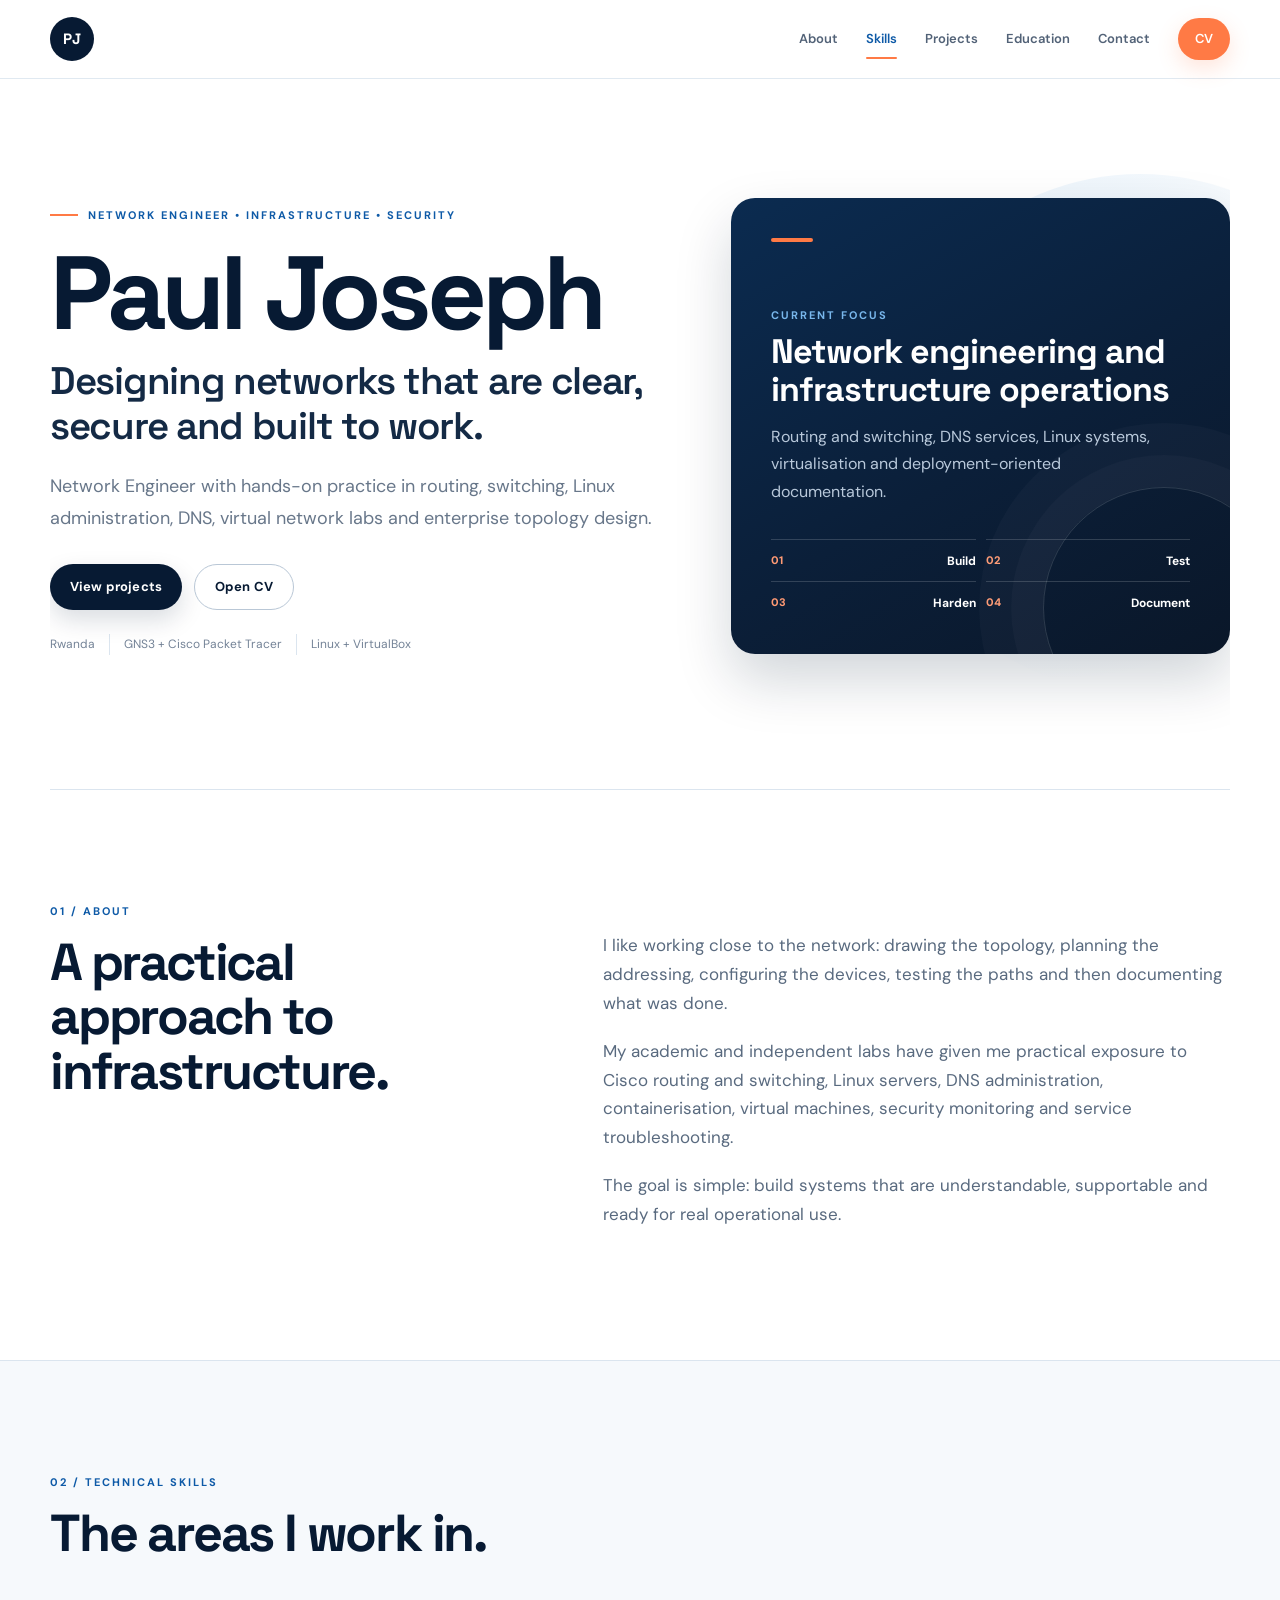
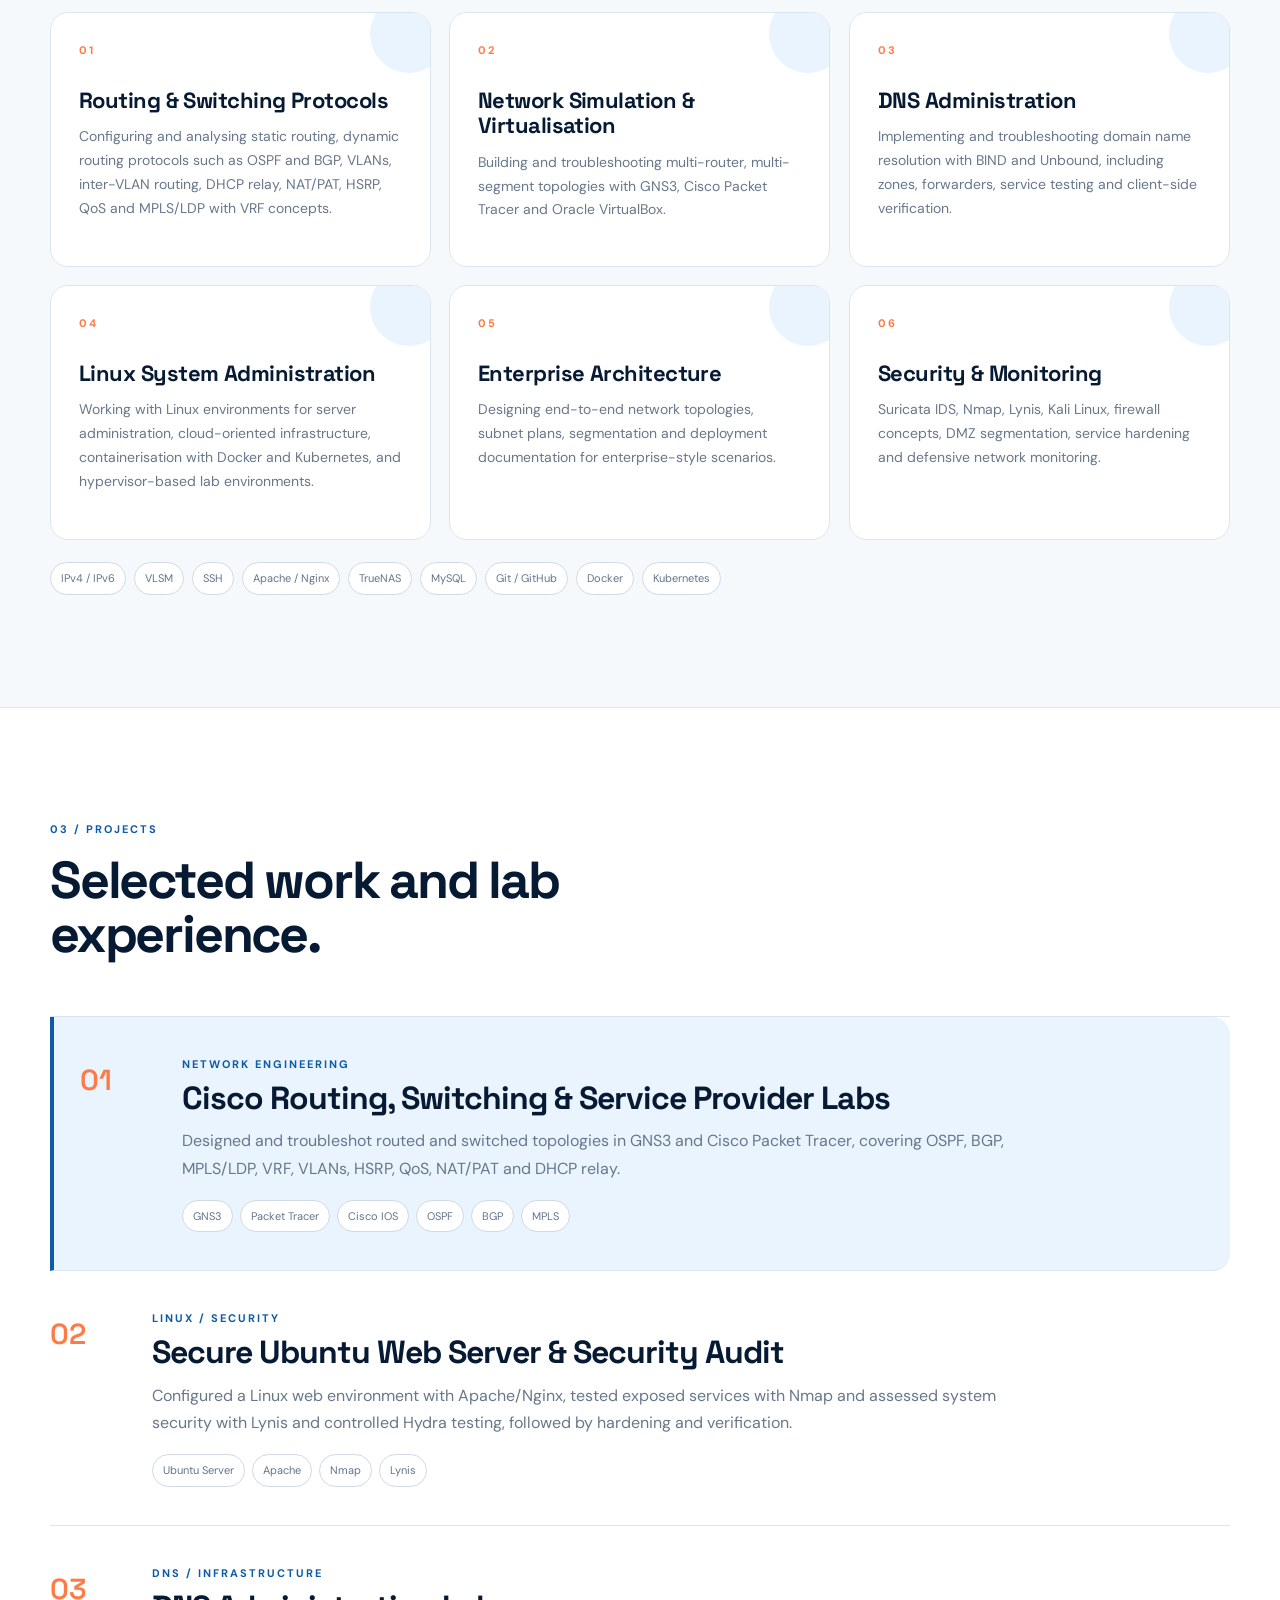
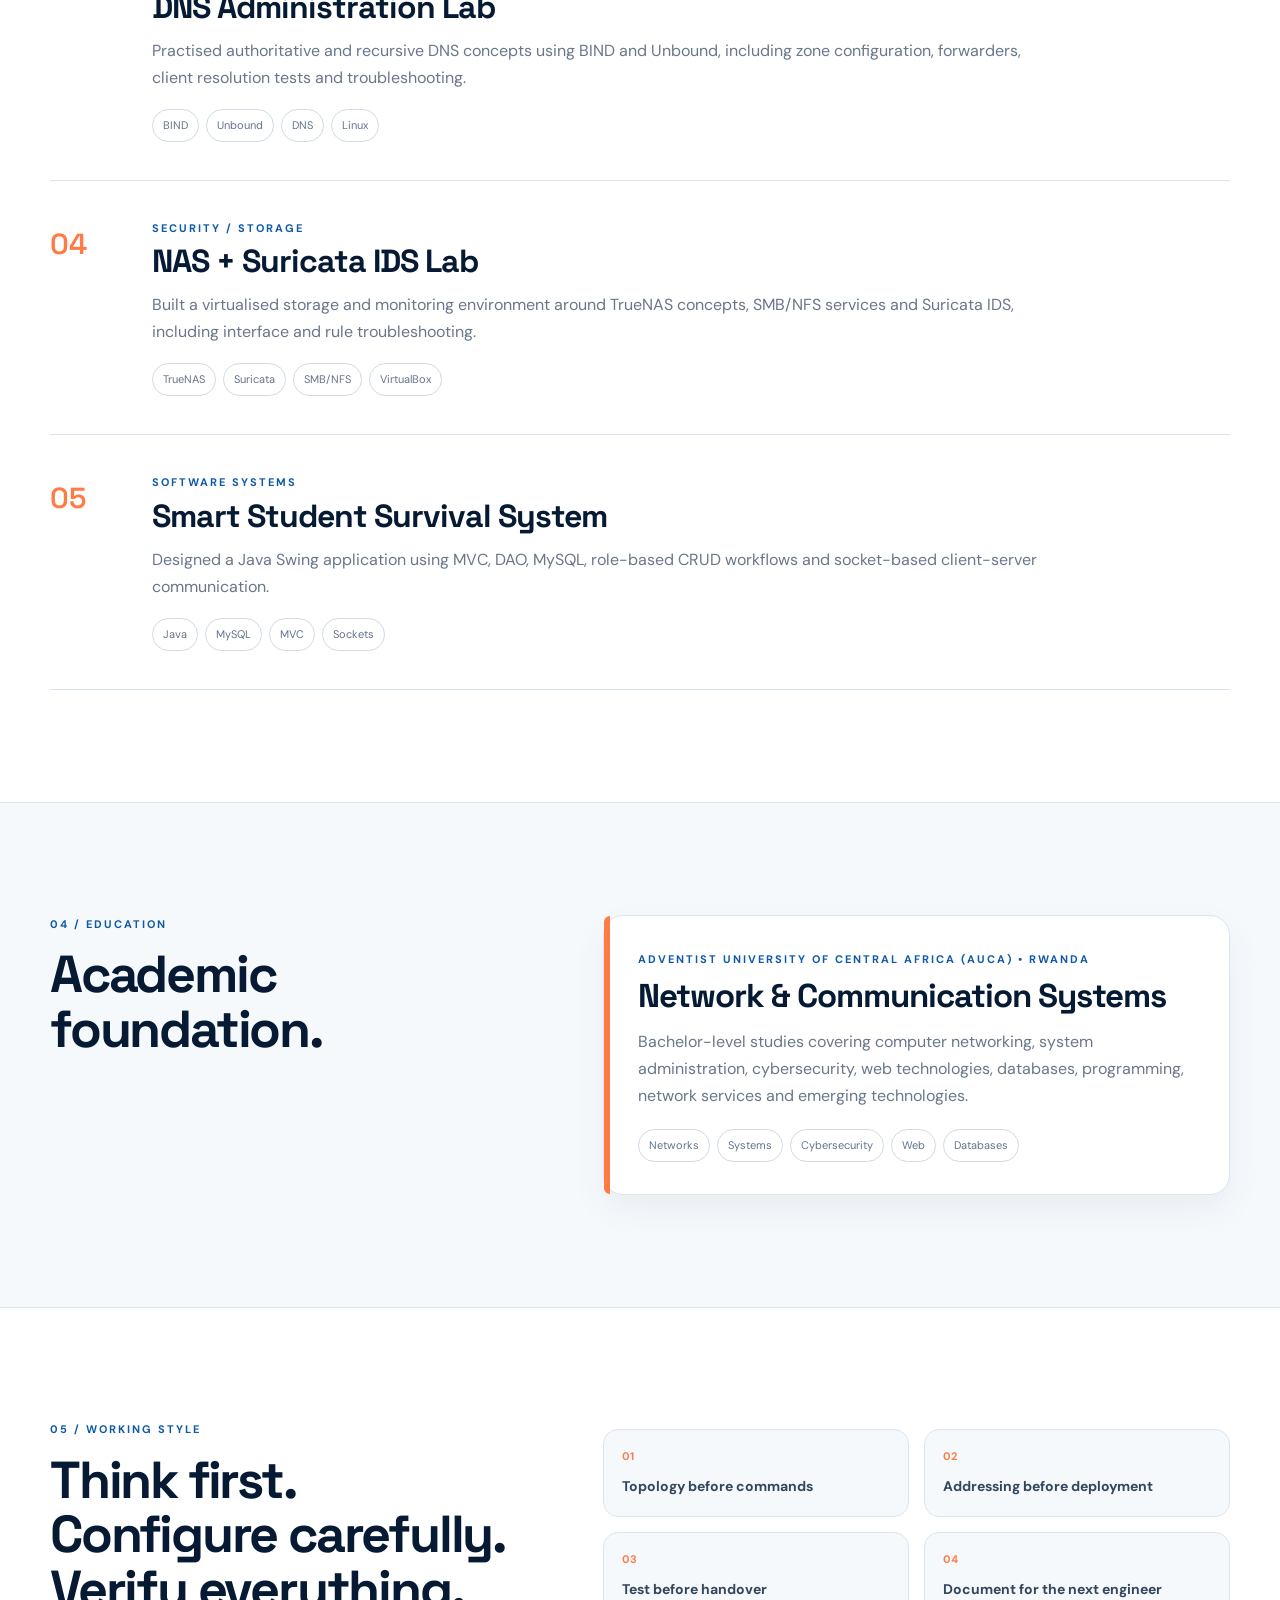
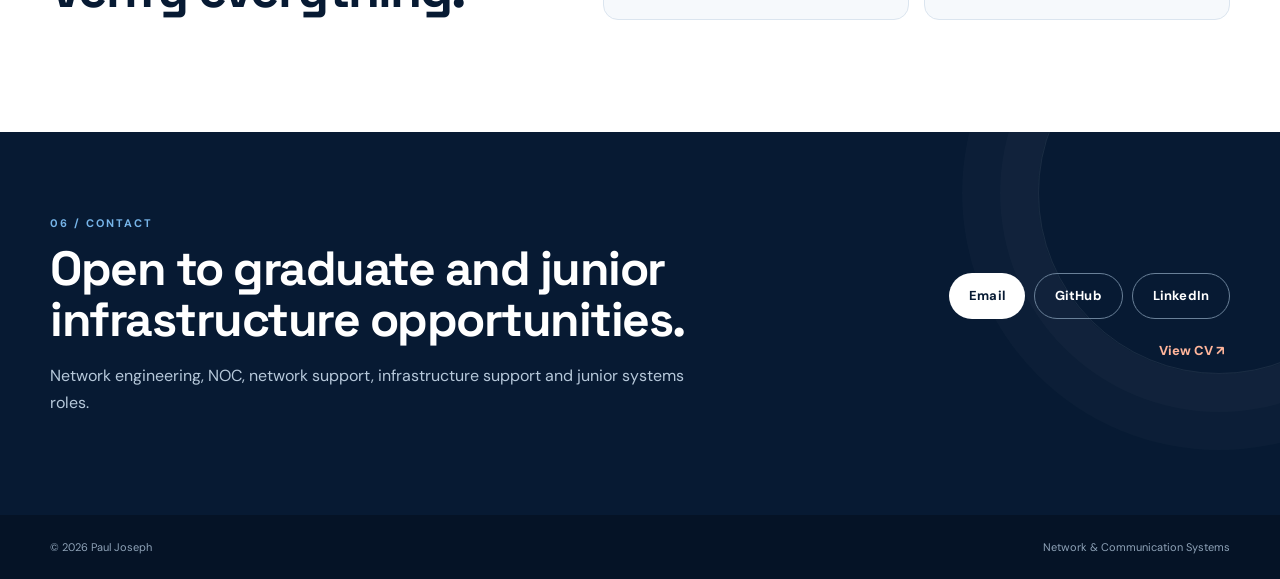
<file: index.html>
<!doctype html>
<html lang="en">
<head>
  <meta charset="utf-8">
  <meta name="viewport" content="width=device-width, initial-scale=1">
  <meta name="description" content="Paul Joseph - Network Engineer portfolio focused on routing, switching, Linux infrastructure, DNS administration, network simulation and enterprise architecture.">
  <title>Paul Joseph | Network Engineer</title>
  <link rel="stylesheet" href="style.css">
  <script src="script.js" defer></script>
</head>
<body>
<header class="site-header"><nav class="nav container"><a class="brand" href="#top">PJ</a><button class="menu-toggle" aria-label="Open navigation" aria-expanded="false">Menu</button><div class="nav-links"><a href="#about">About</a><a href="#skills">Skills</a><a href="#projects">Projects</a><a href="#education">Education</a><a href="#contact">Contact</a><a class="cv-link" href="cv.html" target="_blank" rel="noopener">CV</a></div></nav></header>
<main id="top">
<section class="hero container"><div class="hero-copy reveal"><p class="eyebrow">NETWORK ENGINEER • INFRASTRUCTURE • SECURITY</p><h1>Paul Joseph</h1><h2>Designing networks that are clear, secure and built to work.</h2><p class="lead">Network Engineer with hands-on practice in routing, switching, Linux administration, DNS, virtual network labs and enterprise topology design.</p><div class="hero-actions"><a class="button button-dark" href="#projects">View projects</a><a class="button button-outline" href="cv.html" target="_blank" rel="noopener">Open CV</a></div><div class="hero-meta"><span>Rwanda</span><span>GNS3 + Cisco Packet Tracer</span><span>Linux + VirtualBox</span></div></div><aside class="hero-aside reveal"><div class="aside-rule"></div><p class="aside-label">CURRENT FOCUS</p><h3>Network engineering and infrastructure operations</h3><p>Routing and switching, DNS services, Linux systems, virtualisation and deployment-oriented documentation.</p><div class="mini-list"><div><span>01</span><strong>Build</strong></div><div><span>02</span><strong>Test</strong></div><div><span>03</span><strong>Harden</strong></div><div><span>04</span><strong>Document</strong></div></div></aside></section>
<section id="about" class="section container about reveal-group"><div class="section-head"><p class="section-number">01 / ABOUT</p><h2>A practical approach to infrastructure.</h2></div><div class="about-copy"><p>I like working close to the network: drawing the topology, planning the addressing, configuring the devices, testing the paths and then documenting what was done.</p><p>My academic and independent labs have given me practical exposure to Cisco routing and switching, Linux servers, DNS administration, containerisation, virtual machines, security monitoring and service troubleshooting.</p><p>The goal is simple: build systems that are understandable, supportable and ready for real operational use.</p></div></section>
<section id="skills" class="section section-tint reveal-group"><div class="container"><div class="section-head"><p class="section-number">02 / TECHNICAL SKILLS</p><h2>The areas I work in.</h2></div><div class="skills-grid"><article class="skill-card"><p class="skill-index">01</p><h3>Routing & Switching Protocols</h3><p>Configuring and analysing static routing, dynamic routing protocols such as OSPF and BGP, VLANs, inter-VLAN routing, DHCP relay, NAT/PAT, HSRP, QoS and MPLS/LDP with VRF concepts.</p></article><article class="skill-card"><p class="skill-index">02</p><h3>Network Simulation & Virtualisation</h3><p>Building and troubleshooting multi-router, multi-segment topologies with GNS3, Cisco Packet Tracer and Oracle VirtualBox.</p></article><article class="skill-card"><p class="skill-index">03</p><h3>DNS Administration</h3><p>Implementing and troubleshooting domain name resolution with BIND and Unbound, including zones, forwarders, service testing and client-side verification.</p></article><article class="skill-card"><p class="skill-index">04</p><h3>Linux System Administration</h3><p>Working with Linux environments for server administration, cloud-oriented infrastructure, containerisation with Docker and Kubernetes, and hypervisor-based lab environments.</p></article><article class="skill-card"><p class="skill-index">05</p><h3>Enterprise Architecture</h3><p>Designing end-to-end network topologies, subnet plans, segmentation and deployment documentation for enterprise-style scenarios.</p></article><article class="skill-card"><p class="skill-index">06</p><h3>Security & Monitoring</h3><p>Suricata IDS, Nmap, Lynis, Kali Linux, firewall concepts, DMZ segmentation, service hardening and defensive network monitoring.</p></article></div><div class="tool-strip"><span>IPv4 / IPv6</span><span>VLSM</span><span>SSH</span><span>Apache / Nginx</span><span>TrueNAS</span><span>MySQL</span><span>Git / GitHub</span><span>Docker</span><span>Kubernetes</span></div></div></section>
<section id="projects" class="section container reveal-group"><div class="section-head"><p class="section-number">03 / PROJECTS</p><h2>Selected work and lab experience.</h2></div><div class="projects-list"><article class="project-row featured"><div class="project-no">01</div><div class="project-main"><p class="project-kicker">NETWORK ENGINEERING</p><h3>Cisco Routing, Switching & Service Provider Labs</h3><p>Designed and troubleshot routed and switched topologies in GNS3 and Cisco Packet Tracer, covering OSPF, BGP, MPLS/LDP, VRF, VLANs, HSRP, QoS, NAT/PAT and DHCP relay.</p><div class="tags"><span>GNS3</span><span>Packet Tracer</span><span>Cisco IOS</span><span>OSPF</span><span>BGP</span><span>MPLS</span></div></div></article><article class="project-row"><div class="project-no">02</div><div class="project-main"><p class="project-kicker">LINUX / SECURITY</p><h3>Secure Ubuntu Web Server & Security Audit</h3><p>Configured a Linux web environment with Apache/Nginx, tested exposed services with Nmap and assessed system security with Lynis and controlled Hydra testing, followed by hardening and verification.</p><div class="tags"><span>Ubuntu Server</span><span>Apache</span><span>Nmap</span><span>Lynis</span></div></div></article><article class="project-row"><div class="project-no">03</div><div class="project-main"><p class="project-kicker">DNS / INFRASTRUCTURE</p><h3>DNS Administration Lab</h3><p>Practised authoritative and recursive DNS concepts using BIND and Unbound, including zone configuration, forwarders, client resolution tests and troubleshooting.</p><div class="tags"><span>BIND</span><span>Unbound</span><span>DNS</span><span>Linux</span></div></div></article><article class="project-row"><div class="project-no">04</div><div class="project-main"><p class="project-kicker">SECURITY / STORAGE</p><h3>NAS + Suricata IDS Lab</h3><p>Built a virtualised storage and monitoring environment around TrueNAS concepts, SMB/NFS services and Suricata IDS, including interface and rule troubleshooting.</p><div class="tags"><span>TrueNAS</span><span>Suricata</span><span>SMB/NFS</span><span>VirtualBox</span></div></div></article><article class="project-row"><div class="project-no">05</div><div class="project-main"><p class="project-kicker">SOFTWARE SYSTEMS</p><h3>Smart Student Survival System</h3><p>Designed a Java Swing application using MVC, DAO, MySQL, role-based CRUD workflows and socket-based client-server communication.</p><div class="tags"><span>Java</span><span>MySQL</span><span>MVC</span><span>Sockets</span></div></div></article></div></section>
<section id="education" class="section section-tint reveal-group"><div class="container education-grid"><div class="section-head"><p class="section-number">04 / EDUCATION</p><h2>Academic foundation.</h2></div><div class="education-card"><p class="education-meta">Adventist University of Central Africa (AUCA) • Rwanda</p><h3>Network & Communication Systems</h3><p>Bachelor-level studies covering computer networking, system administration, cybersecurity, web technologies, databases, programming, network services and emerging technologies.</p><div class="study-tags"><span>Networks</span><span>Systems</span><span>Cybersecurity</span><span>Web</span><span>Databases</span></div></div></div></section>
<section class="section container working-style reveal-group"><div class="section-head"><p class="section-number">05 / WORKING STYLE</p><h2>Think first. Configure carefully. Verify everything.</h2></div><div class="principles"><div><b>01</b><span>Topology before commands</span></div><div><b>02</b><span>Addressing before deployment</span></div><div><b>03</b><span>Test before handover</span></div><div><b>04</b><span>Document for the next engineer</span></div></div></section>
<section id="contact" class="contact-section reveal-group"><div class="container contact-inner"><div><p class="section-number">06 / CONTACT</p><h2>Open to graduate and junior infrastructure opportunities.</h2><p>Network engineering, NOC, network support, infrastructure support and junior systems roles.</p></div><div class="contact-links"><a class="button button-light" href="mailto:lukaabdallah578@gmail.com">Email</a><a class="button button-outline-light" href="https://github.com/lukaabdallah578-art" target="_blank" rel="noopener">GitHub</a><a class="button button-outline-light" href="https://www.linkedin.com/in/paul-joseph-luka/" target="_blank" rel="noopener">LinkedIn</a><a class="contact-cv" href="cv.html">View CV ↗</a></div></div></section>
</main><button class="back-top" type="button" aria-label="Back to top">↑</button><footer class="footer"><div class="container"><span>© 2026 Paul Joseph</span><span>Network & Communication Systems</span></div></footer>
</body></html>
</file>
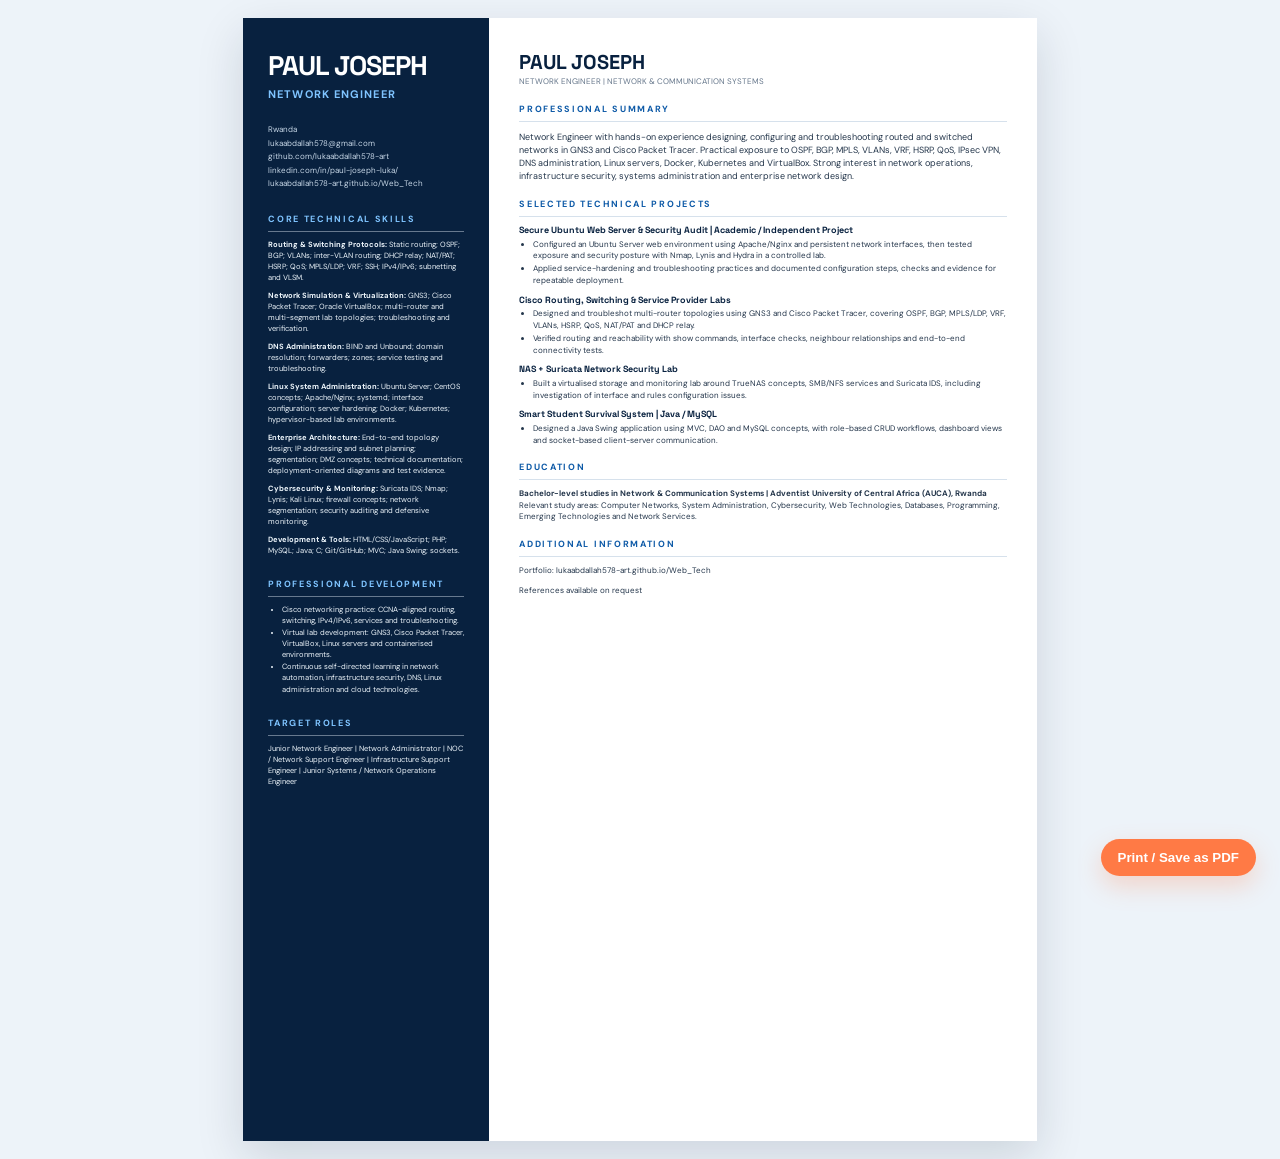
<file: cv.html>
<!doctype html>
<html lang="en">
<head>
<meta charset="utf-8"><meta name="viewport" content="width=device-width,initial-scale=1"><meta name="description" content="Paul Joseph - Network Engineer CV"><title>Paul Joseph | Network Engineer CV</title>
<style>
@import url('https://fonts.googleapis.com/css2?family=DM+Sans:wght@400;500;600;700&family=Space+Grotesk:wght@500;600;700&display=swap');
@page{size:A4;margin:0}*{box-sizing:border-box}body{margin:0;background:#edf3f9;color:#24364b;font:9.3px/1.45 'DM Sans',Arial,sans-serif}.cv{width:210mm;min-height:297mm;margin:18px auto;background:#fff;display:grid;grid-template-columns:31% 69%;box-shadow:0 16px 45px rgba(7,26,51,.14)}.side{background:#08213f;color:#edf5fb;padding:34px 25px}.main{padding:34px 30px 26px}.name{font:700 27px/1 'Space Grotesk',sans-serif;color:#fff;letter-spacing:-1px}.role{margin-top:8px;font-size:11px;letter-spacing:1.1px;color:#7fc4ff;font-weight:700}.contact{margin-top:20px;color:#c7d7e7;font-size:8px;line-height:1.7;word-break:break-word}.contact a{color:inherit;text-decoration:none}.side h2,.main h2{font-size:9px;letter-spacing:1.7px;text-transform:uppercase;margin:22px 0 7px;padding-bottom:5px;border-bottom:1px solid rgba(219,229,239,.45);color:#7fc4ff}.side p{margin:0 0 7px}.side .small{font-size:7.55px;line-height:1.46}.side ul,.main ul{margin:3px 0 7px;padding-left:14px}.side li{margin:1px 0}.main h1{font:700 20px/1 'Space Grotesk',sans-serif;color:#08213f;margin:0}.main .topline{font-size:8px;color:#66778b;margin:4px 0 14px}.main h2{color:#0e5aa7;border-bottom:1px solid #d6e1ec;margin-top:15px}.summary{font-size:9px}.project{margin:8px 0}.project h3{font:700 9px/1.2 'Space Grotesk',sans-serif;color:#08213f;margin:0 0 3px}.project li{font-size:8px;margin:1.5px 0}.edu{font-size:8px}.targets{font-size:8px}.print{position:fixed;right:24px;bottom:24px;border:0;border-radius:999px;padding:11px 17px;background:#ff7a45;color:#fff;font-weight:700;box-shadow:0 10px 25px rgba(255,122,69,.25);cursor:pointer}.print:hover{background:#e86635}@media(max-width:900px){.cv{width:100%;min-height:0;margin:0;grid-template-columns:1fr}.side{padding:26px}.main{padding:26px}.print{position:static;margin:16px auto;display:block}}@media print{body{background:#fff}.cv{margin:0;width:210mm;min-height:297mm;box-shadow:none}.print{display:none}}
</style>
</head>
<body>
<div class="cv">
<aside class="side">
<div class="name">PAUL JOSEPH</div><div class="role">NETWORK ENGINEER</div>
<div class="contact">Rwanda<br><a href="mailto:lukaabdallah578@gmail.com">lukaabdallah578@gmail.com</a><br><a href="https://github.com/lukaabdallah578-art" target="_blank">github.com/lukaabdallah578-art</a><br><a href="https://www.linkedin.com/in/paul-joseph-luka/" target="_blank">linkedin.com/in/paul-joseph-luka/</a><br>lukaabdallah578-art.github.io/Web_Tech</div>
<h2>Core Technical Skills</h2>
<p class="small"><b>Routing & Switching Protocols:</b> Static routing; OSPF; BGP; VLANs; inter-VLAN routing; DHCP relay; NAT/PAT; HSRP; QoS; MPLS/LDP; VRF; SSH; IPv4/IPv6; subnetting and VLSM.</p>
<p class="small"><b>Network Simulation & Virtualization:</b> GNS3; Cisco Packet Tracer; Oracle VirtualBox; multi-router and multi-segment lab topologies; troubleshooting and verification.</p>
<p class="small"><b>DNS Administration:</b> BIND and Unbound; domain resolution; forwarders; zones; service testing and troubleshooting.</p>
<p class="small"><b>Linux System Administration:</b> Ubuntu Server; CentOS concepts; Apache/Nginx; systemd; interface configuration; server hardening; Docker; Kubernetes; hypervisor-based lab environments.</p>
<p class="small"><b>Enterprise Architecture:</b> End-to-end topology design; IP addressing and subnet planning; segmentation; DMZ concepts; technical documentation; deployment-oriented diagrams and test evidence.</p>
<p class="small"><b>Cybersecurity & Monitoring:</b> Suricata IDS; Nmap; Lynis; Kali Linux; firewall concepts; network segmentation; security auditing and defensive monitoring.</p>
<p class="small"><b>Development & Tools:</b> HTML/CSS/JavaScript; PHP; MySQL; Java; C; Git/GitHub; MVC; Java Swing; sockets.</p>
<h2>Professional Development</h2><ul class="small"><li>Cisco networking practice: CCNA-aligned routing, switching, IPv4/IPv6, services and troubleshooting.</li><li>Virtual lab development: GNS3, Cisco Packet Tracer, VirtualBox, Linux servers and containerised environments.</li><li>Continuous self-directed learning in network automation, infrastructure security, DNS, Linux administration and cloud technologies.</li></ul>
<h2>Target Roles</h2><p class="small">Junior Network Engineer | Network Administrator | NOC / Network Support Engineer | Infrastructure Support Engineer | Junior Systems / Network Operations Engineer</p>
</aside>
<main class="main">
<h1>PAUL JOSEPH</h1><div class="topline">NETWORK ENGINEER | NETWORK & COMMUNICATION SYSTEMS</div>
<h2>Professional Summary</h2><p class="summary">Network Engineer with hands-on experience designing, configuring and troubleshooting routed and switched networks in GNS3 and Cisco Packet Tracer. Practical exposure to OSPF, BGP, MPLS, VLANs, VRF, HSRP, QoS, IPsec VPN, DNS administration, Linux servers, Docker, Kubernetes and VirtualBox. Strong interest in network operations, infrastructure security, systems administration and enterprise network design.</p>
<h2>Selected Technical Projects</h2>
<div class="project"><h3>Secure Ubuntu Web Server & Security Audit | Academic / Independent Project</h3><ul><li>Configured an Ubuntu Server web environment using Apache/Nginx and persistent network interfaces, then tested exposure and security posture with Nmap, Lynis and Hydra in a controlled lab.</li><li>Applied service-hardening and troubleshooting practices and documented configuration steps, checks and evidence for repeatable deployment.</li></ul></div>
<div class="project"><h3>Cisco Routing, Switching & Service Provider Labs</h3><ul><li>Designed and troubleshot multi-router topologies using GNS3 and Cisco Packet Tracer, covering OSPF, BGP, MPLS/LDP, VRF, VLANs, HSRP, QoS, NAT/PAT and DHCP relay.</li><li>Verified routing and reachability with show commands, interface checks, neighbour relationships and end-to-end connectivity tests.</li></ul></div>
<div class="project"><h3>NAS + Suricata Network Security Lab</h3><ul><li>Built a virtualised storage and monitoring lab around TrueNAS concepts, SMB/NFS services and Suricata IDS, including investigation of interface and rules configuration issues.</li></ul></div>
<div class="project"><h3>Smart Student Survival System | Java / MySQL</h3><ul><li>Designed a Java Swing application using MVC, DAO and MySQL concepts, with role-based CRUD workflows, dashboard views and socket-based client-server communication.</li></ul></div>
<h2>Education</h2><p class="edu"><b>Bachelor-level studies in Network & Communication Systems | Adventist University of Central Africa (AUCA), Rwanda</b><br>Relevant study areas: Computer Networks, System Administration, Cybersecurity, Web Technologies, Databases, Programming, Emerging Technologies and Network Services.</p>
<h2>Additional Information</h2><p class="targets">Portfolio: lukaabdallah578-art.github.io/Web_Tech</p><p class="targets">References available on request</p>
</main></div><button class="print" onclick="window.print()">Print / Save as PDF</button>
</body></html>
</file>
<file: style.css>
@import url('https://fonts.googleapis.com/css2?family=DM+Sans:wght@400;500;600;700&family=Space+Grotesk:wght@500;600;700&display=swap');

:root{--navy:#071a33;--blue:#0e5aa7;--blue-2:#2e8ad8;--sky:#eaf4ff;--orange:#ff7a45;--orange-soft:#fff0e9;--ink:#16263b;--muted:#68778a;--line:#dbe5ef;--paper:#f6f9fc;--white:#fff;--max:1180px;--radius:18px}
*{box-sizing:border-box}html{scroll-behavior:smooth}body{margin:0;background:var(--white);color:var(--ink);font-family:'DM Sans',ui-sans-serif,system-ui,-apple-system,'Segoe UI',sans-serif;line-height:1.7}a{color:inherit;text-decoration:none}.container{width:min(calc(100% - 44px),var(--max));margin:auto}
.site-header{position:sticky;top:0;z-index:30;background:rgba(255,255,255,.94);backdrop-filter:blur(14px);border-bottom:1px solid rgba(219,229,239,.85)}.nav{height:78px;display:flex;align-items:center;justify-content:space-between}.brand{display:grid;place-items:center;width:44px;height:44px;border-radius:50%;background:var(--navy);color:#fff;font-family:'Space Grotesk',sans-serif;font-size:15px;font-weight:700;letter-spacing:.5px}.nav-links{display:flex;align-items:center;gap:28px;font-size:13px;font-weight:600;color:#526277}.nav-links a{transition:color .2s ease,transform .2s ease}.nav-links a:hover{color:var(--blue);transform:translateY(-1px)}.cv-link{padding:10px 17px;border-radius:999px;background:var(--orange);color:#fff!important;box-shadow:0 8px 22px rgba(255,122,69,.2)}
.hero{position:relative;display:grid;grid-template-columns:1.1fr .9fr;gap:72px;align-items:center;min-height:710px;padding:84px 0 100px;overflow:hidden}.hero::before{content:"";position:absolute;right:-170px;top:95px;width:520px;height:520px;border-radius:50%;background:radial-gradient(circle at 35% 35%,rgba(46,138,216,.16),rgba(46,138,216,0) 68%);pointer-events:none}.hero-copy{position:relative;z-index:1}.eyebrow,.section-number,.aside-label,.project-kicker,.skill-index,.education-meta{margin:0;font-size:11px;letter-spacing:2px;text-transform:uppercase;font-weight:700;color:var(--blue)}.eyebrow{display:inline-flex;align-items:center;gap:10px}.eyebrow::before{content:"";width:28px;height:2px;background:var(--orange);display:inline-block}.hero h1{font-family:'Space Grotesk',sans-serif;font-size:clamp(64px,9vw,104px);line-height:.93;letter-spacing:-5px;color:var(--navy);margin:20px 0 18px;font-weight:700}.hero h2{font-family:'Space Grotesk',sans-serif;font-size:clamp(25px,3vw,39px);line-height:1.17;letter-spacing:-1.3px;font-weight:600;max-width:770px;color:#142a45;margin:0 0 22px}.lead{font-size:18px;line-height:1.75;color:var(--muted);max-width:720px;margin:0}.hero-actions{display:flex;gap:12px;margin:30px 0 24px;flex-wrap:wrap}.button{display:inline-flex;align-items:center;justify-content:center;min-height:46px;padding:11px 20px;border-radius:999px;font-size:13px;font-weight:700;letter-spacing:.15px;transition:transform .2s ease,box-shadow .2s ease,background .2s ease;position:relative;overflow:hidden}.button:hover{transform:translateY(-2px)}.button::after{content:"";position:absolute;inset:0;background:rgba(255,255,255,.18);transform:translateX(-110%) skewX(-18deg);transition:transform .45s ease}.button:hover::after{transform:translateX(110%) skewX(-18deg)}.button-dark{background:var(--navy);color:#fff;box-shadow:0 10px 24px rgba(7,26,51,.15)}.button-outline{border:1px solid #b9c7d6;background:#fff;color:var(--navy)}.hero-meta{display:flex;gap:0;flex-wrap:wrap;color:#748397;font-size:12px}.hero-meta span{padding:0 14px;border-right:1px solid var(--line)}.hero-meta span:first-child{padding-left:0}.hero-meta span:last-child{border-right:none}.hero-aside{position:relative;z-index:1;min-height:390px;padding:40px;border-radius:24px;color:#fff;background:linear-gradient(150deg,#0b2b50 0%,#0b1f39 55%,#0a1729 100%);box-shadow:0 26px 55px rgba(7,26,51,.18);overflow:hidden;transition:transform .35s ease,box-shadow .35s ease}.hero-aside:hover{transform:translateY(-5px);box-shadow:0 30px 65px rgba(7,26,51,.23)}.hero-aside::after{content:"";position:absolute;inset:auto -55px -75px auto;width:240px;height:240px;border-radius:50%;border:1px solid rgba(255,255,255,.14);box-shadow:0 0 0 32px rgba(255,255,255,.025),0 0 0 64px rgba(255,255,255,.025)}.aside-rule{width:42px;height:4px;background:var(--orange);border-radius:4px;margin-bottom:64px}.hero-aside .aside-label{color:#79b7ec}.hero-aside h3{font-family:'Space Grotesk',sans-serif;font-size:34px;line-height:1.12;letter-spacing:-1px;margin:8px 0 14px;max-width:420px;color:#fff}.hero-aside>p:not(.aside-label){color:#b8c8da;margin:0;max-width:390px}.mini-list{display:grid;grid-template-columns:1fr 1fr;gap:10px;margin-top:34px;max-width:430px}.mini-list div{border-top:1px solid rgba(255,255,255,.16);padding-top:11px;display:flex;justify-content:space-between}.mini-list span{font-size:11px;color:#ff9a74;font-weight:800}.mini-list strong{font-size:12px;color:#fff}
.section{padding:112px 0}.section-tint{background:var(--paper);border-block:1px solid var(--line)}.section-head h2{font-family:'Space Grotesk',sans-serif;font-size:52px;line-height:1.05;letter-spacing:-2.2px;color:var(--navy);margin:14px 0 0;font-weight:700}.section-head{max-width:650px}.about{display:grid;grid-template-columns:.85fr 1.15fr;gap:90px;align-items:start;border-top:1px solid var(--line)}.about-copy{font-size:17px;color:#596a7f;max-width:750px;padding-top:29px}.about-copy p{margin:0 0 19px}
.skills-grid{display:grid;grid-template-columns:repeat(3,1fr);gap:18px;margin-top:52px}.skill-card{position:relative;background:#fff;border:1px solid var(--line);border-radius:var(--radius);padding:28px;min-height:255px;overflow:hidden;transition:transform .2s ease,box-shadow .2s ease,border-color .2s ease;will-change:transform}.skill-card:hover{transform:translateY(-7px);box-shadow:0 20px 40px rgba(18,51,85,.13);border-color:#bfd4e8}.skill-card:hover h3{color:var(--blue)}.skill-card::after{content:"";position:absolute;right:-18px;top:-18px;width:78px;height:78px;border-radius:50%;background:var(--sky)}.skill-index{position:relative;z-index:1;color:var(--orange);margin:0 0 28px}.skill-card h3{position:relative;z-index:1;font-family:'Space Grotesk',sans-serif;font-size:22px;line-height:1.16;color:var(--navy);margin:0 0 12px;letter-spacing:-.55px}.skill-card p:not(.skill-index){position:relative;z-index:1;font-size:14px;color:var(--muted);margin:0}.tool-strip{display:flex;flex-wrap:wrap;gap:8px;margin-top:22px}.tool-strip span,.tags span,.study-tags span{border:1px solid #cfdae5;border-radius:999px;padding:6px 10px;font-size:11px;color:#63748a;background:#fff;transition:transform .18s ease,background .18s ease,border-color .18s ease,color .18s ease}.tool-strip span:hover,.tags span:hover,.study-tags span:hover{transform:translateY(-2px);background:var(--orange-soft);border-color:#ffb398;color:#c4512a}
.projects-list{margin-top:54px;border-top:1px solid var(--line)}.project-row{display:grid;grid-template-columns:72px 1fr;gap:30px;padding:38px 0;border-bottom:1px solid var(--line);transition:padding .25s ease,background .25s ease,border-color .25s ease,transform .25s ease}.project-row.featured{background:var(--sky);padding:38px 26px;margin:0;border-left:4px solid var(--blue);border-radius:0 18px 18px 0}.project-row:not(.featured):hover{padding-left:14px;padding-right:14px;background:linear-gradient(90deg,#f5faff,#fff);transform:translateX(5px)}.project-no{font-family:'Space Grotesk',sans-serif;font-size:29px;font-weight:600;color:var(--orange);transition:transform .25s ease,color .25s ease}.project-row:hover .project-no{transform:translateX(3px);color:var(--blue)}.project-main h3{font-family:'Space Grotesk',sans-serif;font-size:32px;line-height:1.12;color:var(--navy);margin:7px 0 11px;letter-spacing:-1px}.project-main>p:not(.project-kicker){color:var(--muted);max-width:900px;margin:0}.tags{display:flex;flex-wrap:wrap;gap:7px;margin-top:18px}
.education-grid{display:grid;grid-template-columns:.85fr 1.15fr;gap:90px;align-items:start}.education-card{position:relative;border:1px solid var(--line);border-radius:20px;padding:34px 34px 32px;background:#fff;box-shadow:0 14px 35px rgba(18,51,85,.06)}.education-card::before{content:"";position:absolute;left:0;top:0;width:6px;height:100%;background:var(--orange);border-radius:20px 0 0 20px}.education-card h3{font-family:'Space Grotesk',sans-serif;color:var(--navy);font-size:33px;line-height:1.1;margin:10px 0 13px;letter-spacing:-1px}.education-card p:not(.education-meta){color:var(--muted);margin:0}.study-tags{display:flex;flex-wrap:wrap;gap:7px;margin-top:20px}.working-style{display:grid;grid-template-columns:.85fr 1.15fr;gap:90px;align-items:start}.principles{display:grid;grid-template-columns:1fr 1fr;gap:15px;padding-top:9px}.principles div{background:var(--paper);border:1px solid var(--line);border-radius:15px;padding:17px 18px}.principles b{display:block;color:var(--orange);font-size:11px;margin-bottom:6px}.principles span{font-size:14px;font-weight:700;color:#32465c}
.contact-section{position:relative;overflow:hidden;background:var(--navy);color:#fff;padding:82px 0}.contact-section::before{content:"";position:absolute;right:-120px;top:-120px;width:360px;height:360px;border-radius:50%;border:1px solid rgba(255,255,255,.08);box-shadow:0 0 0 38px rgba(255,255,255,.02),0 0 0 76px rgba(255,255,255,.02)}.contact-inner{position:relative;z-index:1;display:flex;align-items:center;justify-content:space-between;gap:60px}.contact-inner .section-number{color:#77b5e9}.contact-inner h2{font-family:'Space Grotesk',sans-serif;font-size:48px;line-height:1.06;letter-spacing:-1.5px;max-width:760px;margin:12px 0;color:#fff}.contact-inner p:last-child{color:#b6c8da;max-width:640px}.contact-links{display:flex;flex-wrap:wrap;gap:9px;align-items:center;justify-content:flex-end;min-width:310px}.button-light{background:#fff;color:var(--navy)}.button-outline-light{border:1px solid #698098;color:#fff;background:transparent}.contact-cv{color:#ffb59b;font-weight:800;font-size:13px;padding:12px 5px}.footer{background:#051326;color:#8fa3b8;padding:23px 0;font-size:11px}.footer .container{display:flex;justify-content:space-between;gap:20px}
.menu-toggle{display:none;border:1px solid #bfd0e0;background:#fff;border-radius:999px;padding:9px 14px;color:var(--navy);font:600 12px 'DM Sans',sans-serif}.nav-links a.active{color:var(--blue);position:relative}.nav-links a.active::after{content:"";position:absolute;left:0;right:0;bottom:-9px;height:2px;background:var(--orange);border-radius:3px}.reveal{opacity:0;transform:translateY(20px);transition:opacity .7s ease,transform .7s cubic-bezier(.2,.65,.3,1)}.reveal.is-visible{opacity:1;transform:none}.reveal-group .section-head,.reveal-group .about-copy,.reveal-group .skills-grid,.reveal-group .tool-strip,.reveal-group .projects-list,.reveal-group .education-card,.reveal-group .principles,.reveal-group .contact-inner{opacity:0;transform:translateY(18px);transition:opacity .65s ease,transform .65s ease}.reveal-group.is-visible .section-head,.reveal-group.is-visible .about-copy,.reveal-group.is-visible .skills-grid,.reveal-group.is-visible .tool-strip,.reveal-group.is-visible .projects-list,.reveal-group.is-visible .education-card,.reveal-group.is-visible .principles,.reveal-group.is-visible .contact-inner{opacity:1;transform:none}.back-top{position:fixed;right:20px;bottom:20px;z-index:40;width:43px;height:43px;border:0;border-radius:50%;background:var(--navy);color:#fff;font-size:20px;box-shadow:0 12px 25px rgba(7,26,51,.18);opacity:0;pointer-events:none;transform:translateY(12px);transition:opacity .25s ease,transform .25s ease,background .25s ease}.back-top.show{opacity:1;pointer-events:auto;transform:none}.back-top:hover{background:var(--blue);transform:translateY(-3px)}
@media(max-width:980px){.hero,.about,.education-grid,.working-style{grid-template-columns:1fr;gap:48px}.hero{padding-top:70px}.hero-aside{min-height:340px}.skills-grid{grid-template-columns:1fr 1fr}.contact-inner{display:block}.contact-links{justify-content:flex-start;margin-top:25px}.section-head h2{font-size:44px}}
@media(max-width:680px){.container{width:min(calc(100% - 30px),var(--max))}.nav{height:70px}.menu-toggle{display:inline-flex;align-items:center;justify-content:center}.nav-links{position:absolute;right:15px;top:61px;display:none;flex-direction:column;align-items:stretch;gap:4px;width:190px;padding:10px;background:#fff;border:1px solid var(--line);border-radius:16px;box-shadow:0 18px 35px rgba(18,51,85,.12)}.nav-links.open{display:flex}.nav-links a:not(.cv-link){display:block;padding:8px 10px}.nav-links a.active::after{display:none}.cv-link{padding:9px 14px;text-align:center;margin-top:4px}.hero{padding:64px 0 78px;min-height:auto}.hero h1{font-size:62px;letter-spacing:-3.5px}.hero h2{font-size:27px}.lead{font-size:16px}.hero-meta{gap:7px}.hero-meta span{padding:0 9px;font-size:11px}.hero-meta span:first-child{padding-left:0}.hero-aside{padding:28px;border-radius:19px}.hero-aside h3{font-size:29px}.skills-grid{grid-template-columns:1fr}.section{padding:78px 0}.section-head h2{font-size:39px}.about-copy{padding-top:0}.project-row{grid-template-columns:46px 1fr;gap:12px}.project-row.featured{padding:28px 18px}.project-main h3{font-size:25px}.principles{grid-template-columns:1fr}.contact-inner h2{font-size:38px}.footer .container{display:block}.footer span{display:block;margin:4px 0}}
@media(prefers-reduced-motion:reduce){html{scroll-behavior:auto}.reveal,.reveal-group .section-head,.reveal-group .about-copy,.reveal-group .skills-grid,.reveal-group .tool-strip,.reveal-group .projects-list,.reveal-group .education-card,.reveal-group .principles,.reveal-group .contact-inner{opacity:1;transform:none;transition:none}.skill-card,.project-row,.education-card,.principles div,.hero-aside,.button,.back-top{transition:none!important}}
</file>
